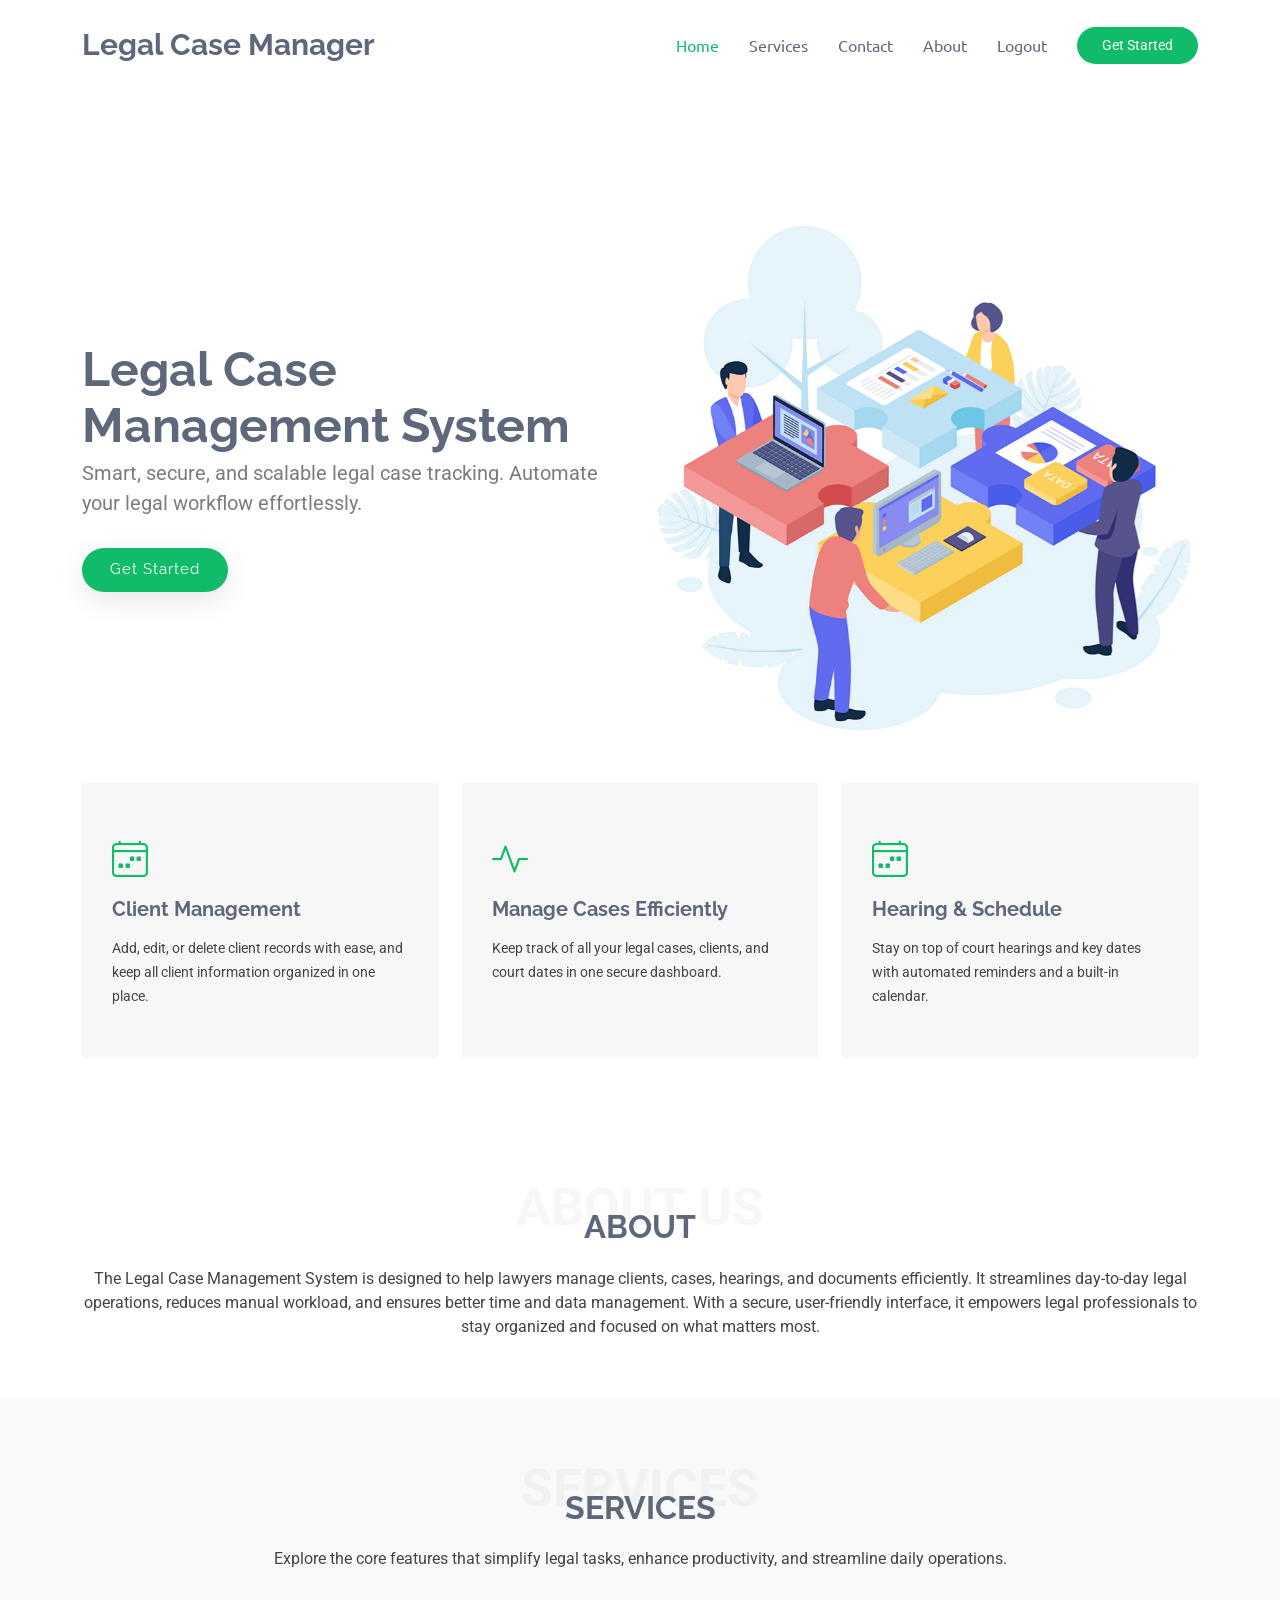
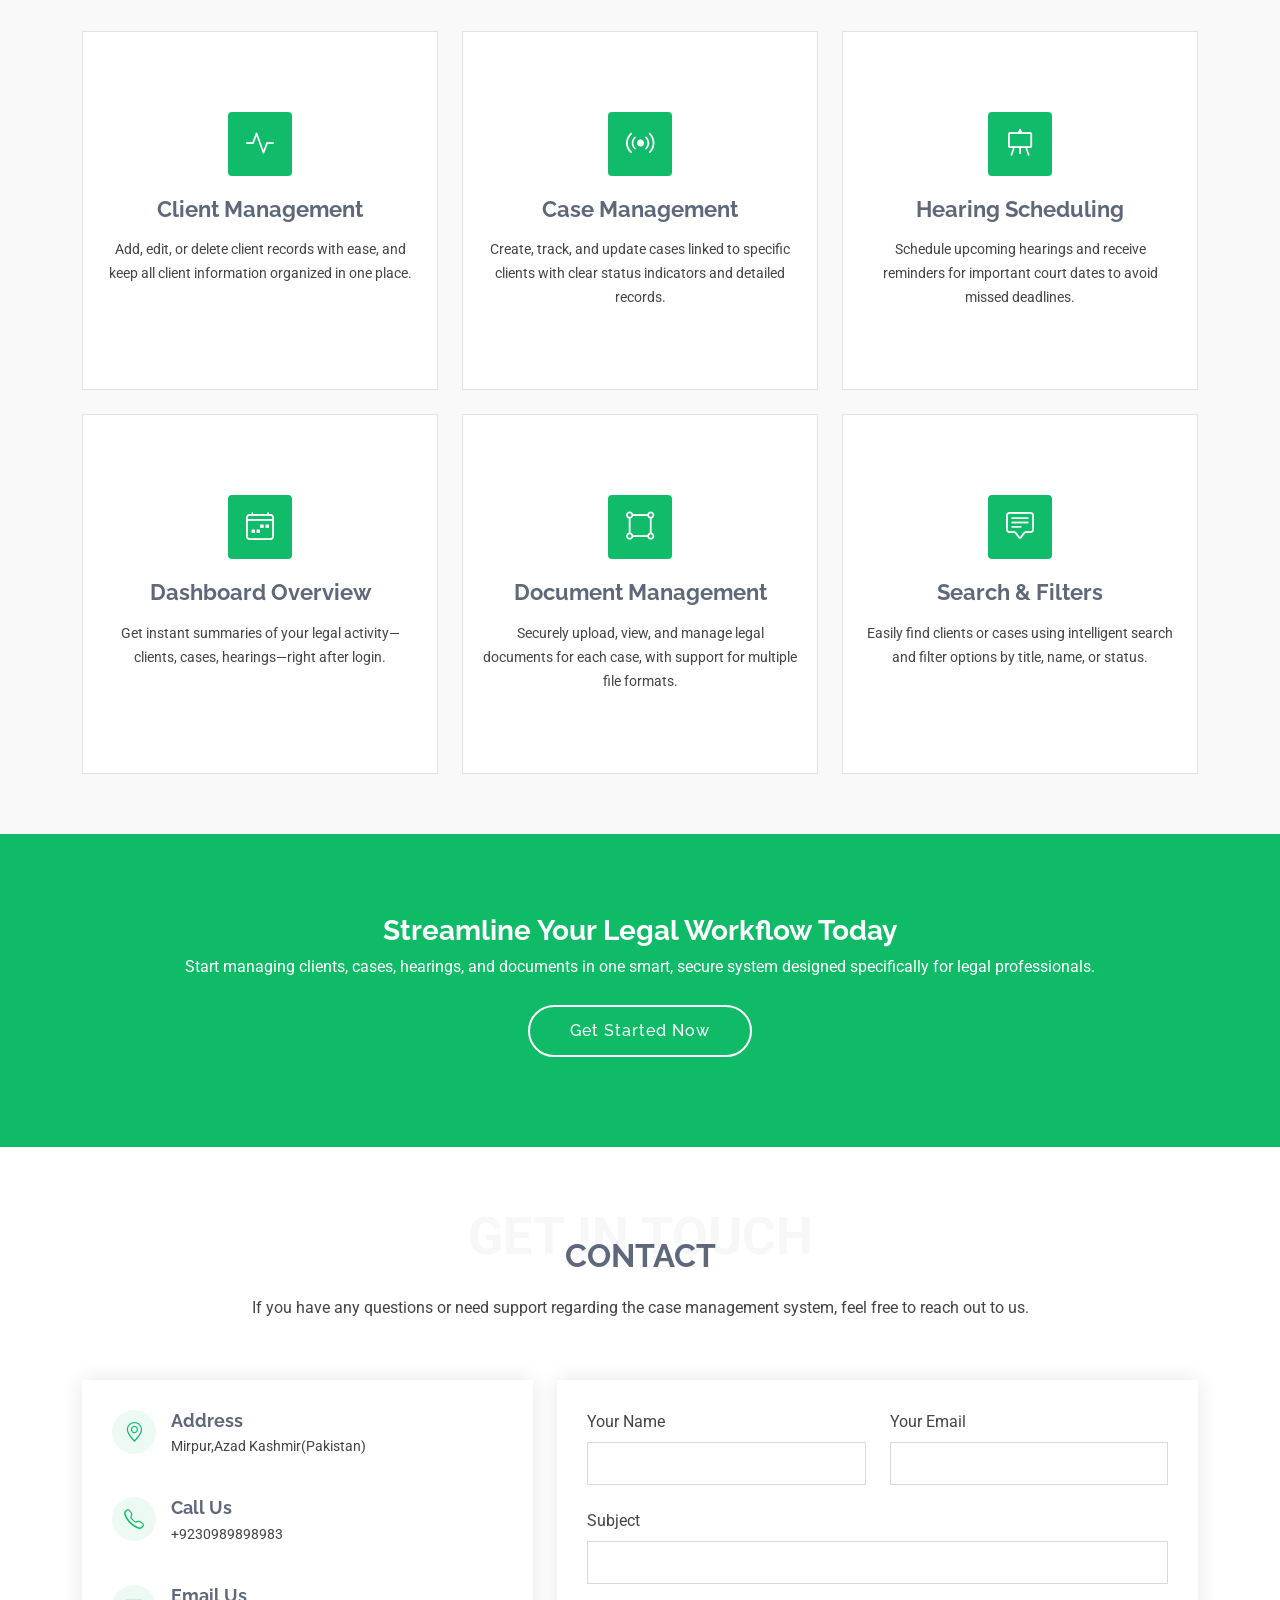
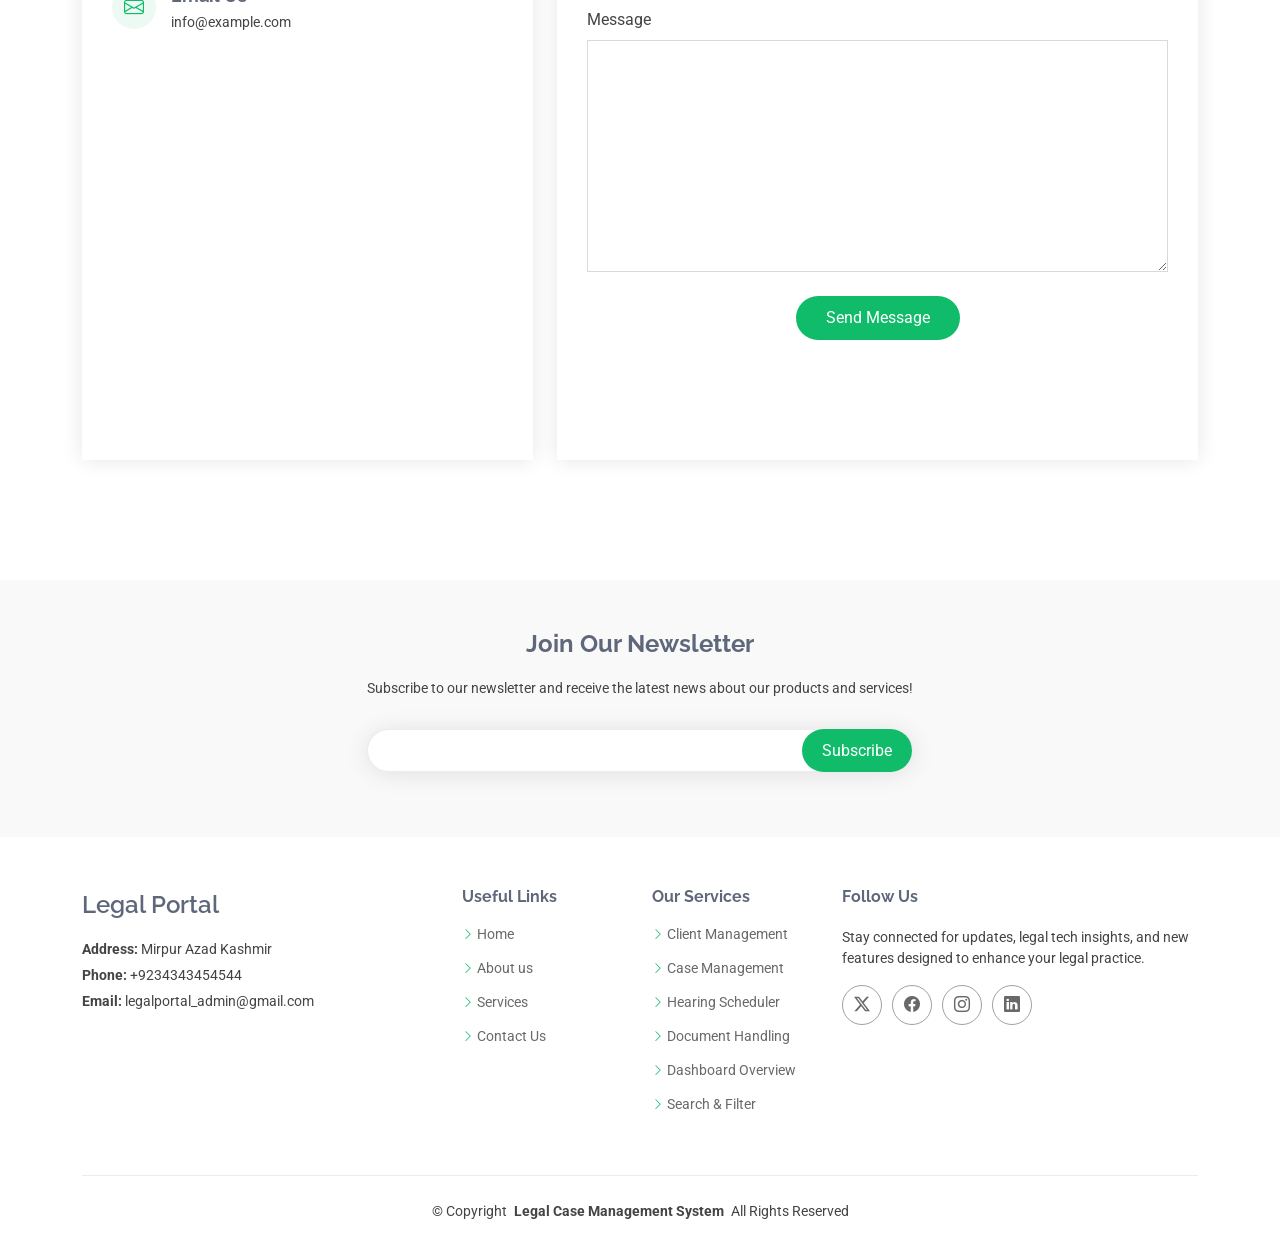
<file: index.html>
<!DOCTYPE html>
<html lang="en">

<head>
  <meta charset="utf-8">
  <meta content="width=device-width, initial-scale=1.0" name="viewport">
  <title>Index - Legal Case Manager</title>
  <meta name="description" content="">
  <meta name="keywords" content="">

  <!-- Favicons -->
  <link href="assets/img/favicon.png" rel="icon">
  <link href="assets/img/apple-touch-icon.png" rel="apple-touch-icon">

  <!-- Fonts -->
  <link href="https://fonts.googleapis.com" rel="preconnect">
  <link href="https://fonts.gstatic.com" rel="preconnect" crossorigin>
  <link href="https://fonts.googleapis.com/css2?family=Roboto:ital,wght@0,100;0,300;0,400;0,500;0,700;0,900;1,100;1,300;1,400;1,500;1,700;1,900&family=Raleway:ital,wght@0,100;0,200;0,300;0,400;0,500;0,600;0,700;0,800;0,900;1,100;1,200;1,300;1,400;1,500;1,600;1,700;1,800;1,900&family=Ubuntu:ital,wght@0,300;0,400;0,500;0,700;1,300;1,400;1,500;1,700&display=swap" rel="stylesheet">

  <!-- Vendor CSS Files -->
  <link href="assets/vendor/bootstrap/css/bootstrap.min.css" rel="stylesheet">
  <link href="assets/vendor/bootstrap-icons/bootstrap-icons.css" rel="stylesheet">
  <link href="assets/vendor/aos/aos.css" rel="stylesheet">
  <link href="assets/vendor/glightbox/css/glightbox.min.css" rel="stylesheet">
  <link href="assets/vendor/swiper/swiper-bundle.min.css" rel="stylesheet">

  <!-- Main CSS File -->
  <link rel="stylesheet" href="assets/css/main.css">


  <!-- =======================================================
  * Template Name: eNno
  * Template URL: https://bootstrapmade.com/enno-free-simple-bootstrap-template/
  * Updated: Aug 07 2024 with Bootstrap v5.3.3
  * Author: BootstrapMade.com
  * License: https://bootstrapmade.com/license/
  ======================================================== -->
</head>

<body class="index-page">

  <header id="header" class="header d-flex align-items-center sticky-top">
    <div class="container-fluid container-xl position-relative d-flex align-items-center">

      <a href="index.html" class="logo d-flex align-items-center me-auto">
        <!-- Uncomment the line below if you also wish to use an image logo -->
        <!-- <img src="assets/img/logo.png" alt=""> -->
        <h1 class="sitename">Legal Case Manager</h1>
      </a>

    <nav id="navmenu" class="navmenu">
  <ul>
    <li><a href="/legal_portal/index.html" class="active">Home</a></li>
    <li><a href="services.php">Services</a></li>
    <li><a href="contact.php">Contact</a></li>
     <li><a href="about.php">About</a></li>
    <li><a href="logout.php">Logout</a></li>
  </ul>
  <i class="mobile-nav-toggle d-xl-none bi bi-list"></i>
</nav>

<a class="btn-getstarted" href="dashboard.php">Get Started</a>



  </header>

  <main class="main">

    <!-- Hero Section -->
    <section id="hero" class="hero section">

      <div class="container">
        <div class="row gy-4">
          <div class="col-lg-6 order-2 order-lg-1 d-flex flex-column justify-content-center" data-aos="fade-up">
            <h1>Legal Case Management System</h1>
            <p>Smart, secure, and scalable legal case tracking.
              Automate your legal workflow effortlessly.</p>
            <div class="d-flex">
              <a href="dashboard.php" class="btn-get-started">Get Started</a>
            
            </div>
          </div>
          <div class="col-lg-6 order-1 order-lg-2 hero-img" data-aos="zoom-out" data-aos-delay="100">
            <img src="assets/img/hero-img.png" class="img-fluid animated" alt="">
          </div>
        </div>
      </div>

    </section><!-- /Hero Section -->

    <!-- Featured Services Section -->
    <section id="featured-services" class="featured-services section">

      <div class="container">

        <div class="row gy-4">

             <div class="col-lg-4 col-md-6" data-aos="fade-up" data-aos-delay="300">
            <div class="service-item position-relative">
          <div class="icon"><i class="bi bi-calendar4-week icon"></i></div>
           <h4><a href="add_client_form.php" class="stretched-link">Client Management</a></h4>
           <p>Add, edit, or delete client records with ease, and keep all client information organized in one place.</p>
            </div>
          </div><!-- End Service Item -->

          <div class="col-lg-4 d-flex" data-aos="fade-up" data-aos-delay="100">
            <div class="service-item position-relative">
              <div class="icon"><i class="bi bi-activity icon"></i></div>
              <h4><a href="manage_cases.php" class="stretched-link">Manage Cases Efficiently</a></h4>
              <p> Keep track of all your legal cases, clients, and court dates in one secure dashboard.</p>
            </div>
          </div><!-- End Service Item -->

          

          <div class="col-lg-4 d-flex" data-aos="fade-up" data-aos-delay="300">
            <div class="service-item position-relative">
              <div class="icon"><i class="bi bi-calendar4-week icon"></i></div>
              <h4><a href="add_hearing_form.php" class="stretched-link">Hearing & Schedule  </a></h4>
              <p>Stay on top of court hearings and key dates with automated reminders and a built-in calendar.</p>
            </div>
          </div><!-- End Service Item -->

        </div>

      </div>

    </section><!-- /Featured Services Section -->

    <!-- About Section -->
    <section id="about" class="about section">

      <!-- Section Title -->
      <div class="container section-title" data-aos="fade-up">
        <span>About Us<br></span>
        <h2>About</h2>
        <p>
          The Legal Case Management System is designed to help lawyers manage clients, cases, hearings, and documents efficiently. 
          It streamlines day-to-day legal operations, reduces manual workload, and ensures better time and data management. 
          With a secure, user-friendly interface, it empowers legal professionals to stay organized and focused on what matters most.
        </p>
        
      </div><!-- End Section Title -->


    <!-- Services Section -->
    <section id="services" class="services section light-background">

      <!-- Section Title -->
      <div class="container section-title" data-aos="fade-up">
        <span>Services</span>
        <h2>Services</h2>
        <p>Explore the core features that simplify legal tasks, enhance productivity, and streamline daily operations.</p>
      </div><!-- End Section Title -->

      <div class="container">

        <div class="row gy-4">

          <div class="col-lg-4 col-md-6" data-aos="fade-up" data-aos-delay="100">
            <div class="service-item position-relative">
              <div class="icon">
                <i class="bi bi-activity"></i>
              </div>
              <a href="add_client_form.php" class="stretched-link">
                <h3>Client Management</h3>
              </a>
              <p>Add, edit, or delete client records with ease, and keep all client information organized in one place.</p>
            </div>
          </div><!-- End Service Item -->

          <div class="col-lg-4 col-md-6" data-aos="fade-up" data-aos-delay="200">
            <div class="service-item position-relative">
              <div class="icon">
                <i class="bi bi-broadcast"></i>
              </div>
              <a href="manage_cases.php" class="stretched-link">
                <h3>Case Management</h3>
              </a>
              <p>Create, track, and update cases linked to specific clients with clear status indicators and detailed records.</p>
            </div>
          </div><!-- End Service Item -->

          <div class="col-lg-4 col-md-6" data-aos="fade-up" data-aos-delay="300">
            <div class="service-item position-relative">
              <div class="icon">
                <i class="bi bi-easel"></i>
              </div>
              <a href="add_hearing_form.php" class="stretched-link">
                <h3>Hearing Scheduling</h3>
              </a>
              <p>Schedule upcoming hearings and receive reminders for important court dates to avoid missed deadlines.</p>
            </div>
          </div><!-- End Service Item -->

            <div class="col-lg-4 col-md-6" data-aos="fade-up" data-aos-delay="500">
            <div class="service-item position-relative">
              <div class="icon">
                <i class="bi bi-calendar4-week"></i>
              </div>
              <a href="dashboard.php" class="stretched-link">
                <h3> Dashboard Overview</h3>
              </a>
              <p>Get instant summaries of your legal activity—clients, cases, hearings—right after login.</p>
              <a href="dashboard.php" class="stretched-link"></a>
            </div>
          </div><!-- End Service Item -->

          <div class="col-lg-4 col-md-6" data-aos="fade-up" data-aos-delay="400">
            <div class="service-item position-relative">
              <div class="icon">
                <i class="bi bi-bounding-box-circles"></i>
              </div>
              <a href="service-details.html" class="stretched-link">
                <h3>Document Management</h3>
              </a>
              <p>Securely upload, view, and manage legal documents for each case, with support for multiple file formats.</p>
              <a href="upload_form.php" class="stretched-link"></a>
            </div>
          </div><!-- End Service Item -->

        

          <div class="col-lg-4 col-md-6" data-aos="fade-up" data-aos-delay="600">
            <div class="service-item position-relative">
              <div class="icon">
                <i class="bi bi-chat-square-text"></i>
              </div>
              <a href="service-details.html" class="stretched-link">
                <h3> Search & Filters</h3>
              </a>
              <p>Easily find clients or cases using intelligent search and filter options by title, name, or status.</p>
              <a href="search_cases.php" class="stretched-link"></a>
            </div>
          </div><!-- End Service Item -->

        </div>

      </div>

    </section><!-- /Services Section -->

    

       

        


        

        </div>

      </div>


    <!-- Call To Action Section -->
    <section id="call-to-action" class="call-to-action section accent-background">
      <div class="container">
        <div class="row justify-content-center" data-aos="zoom-in" data-aos-delay="100">
          <div class="col-xl-10">
            <div class="text-center">
              <h3>Streamline Your Legal Workflow Today</h3>
              <p>Start managing clients, cases, hearings, and documents in one smart, secure system designed specifically for legal professionals.</p>
              <a class="cta-btn" href="dashboard.php">Get Started Now</a>
            </div>
          </div>
        </div>
      </div>
    </section><!-- /Call To Action Section -->
    

   
    <!-- Contact Section -->
    <section id="contact" class="contact section">

      <!-- Section Title -->
      <div class="container section-title" data-aos="fade-up">
        <span>Get in Touch</span>
        <h2>Contact</h2>
        <p>If you have any questions or need support regarding the case management system, feel free to reach out to us.</p>
      </div><!-- End Section Title -->
      

      <div class="container" data-aos="fade-up" data-aos-delay="100">

        <div class="row gy-4">

          <div class="col-lg-5">

            <div class="info-wrap">
              <div class="info-item d-flex" data-aos="fade-up" data-aos-delay="200">
                <i class="bi bi-geo-alt flex-shrink-0"></i>
                <div>
                  <h3>Address</h3>
                  <p>Mirpur,Azad Kashmir(Pakistan)</p>
                </div>
              </div><!-- End Info Item -->

              <div class="info-item d-flex" data-aos="fade-up" data-aos-delay="300">
                <i class="bi bi-telephone flex-shrink-0"></i>
                <div>
                  <h3>Call Us</h3>
                  <p>+9230989898983</p>
                </div>
              </div><!-- End Info Item -->

              <div class="info-item d-flex" data-aos="fade-up" data-aos-delay="400">
                <i class="bi bi-envelope flex-shrink-0"></i>
                <div>
                  <h3>Email Us</h3>
                  <p>info@example.com</p>
                </div>
              </div><!-- End Info Item -->

              <iframe src="https://www.google.com/maps/embed?pb=!1m18!1m12!1m3!1d53448.20783111786!2d73.7006222298884!3d33.14815688308642!2m3!1f0!2f0!3f0!3m2!1i1024!2i768!4f13.1!3m3!1m2!1s0x391feb8b4d030e19%3A0x4ec2b8053d7b1051!2sNew%20Mirpur%20City!5e0!3m2!1sen!2s!4v1750214734080!5m2!1sen!2s" width="450" height="350" style="border:0;" allowfullscreen="" loading="lazy" referrerpolicy="no-referrer-when-downgrade"></iframe></iframe>
            </div>
          </div>

          <div class="col-lg-7">
            <form action="messages.php" method="post" class="php-email-form" data-aos="fade-up" data-aos-delay="200">
              <div class="row gy-4">

                <div class="col-md-6">
                  <label for="name-field" class="pb-2">Your Name</label>
                  <input type="text" name="name" id="name-field" class="form-control" required="">
                </div>

                <div class="col-md-6">
                  <label for="email-field" class="pb-2">Your Email</label>
                  <input type="email" class="form-control" name="email" id="email-field" required="">
                </div>

                <div class="col-md-12">
                  <label for="subject-field" class="pb-2">Subject</label>
                  <input type="text" class="form-control" name="subject" id="subject-field" required="">
                </div>

                <div class="col-md-12">
                  <label for="message-field" class="pb-2">Message</label>
                  <textarea class="form-control" name="message" rows="10" id="message-field" required=""></textarea>
                </div>

                <div class="col-md-12 text-center">
                  <div class="loading">Loading</div>
                  <div class="error-message"></div>
                  <div class="sent-message">Your message has been sent. Thank you!</div>

                  <button type="submit">Send Message</button>
                </div>

              </div>
            </form>
          </div><!-- End Contact Form -->

        </div>

      </div>

    </section><!-- /Contact Section -->

  </main>

  <footer id="footer" class="footer">

    <div class="footer-newsletter">
      <div class="container">
        <div class="row justify-content-center text-center">
          <div class="col-lg-6">
            <h4>Join Our Newsletter</h4>
            <p>Subscribe to our newsletter and receive the latest news about our products and services!</p>
            <form action="subscribe.php" method="post" class="php-email-form">
              <div class="newsletter-form"><input type="email" name="email"><input type="submit" value="Subscribe"></div>
              <div class="loading">Loading</div>
              <div class="error-message"></div>
              <div class="sent-message">Your subscription request has been sent. Thank you!</div>
            </form>
          </div>
        </div>
      </div>
    </div>

    <div class="container footer-top">
      <div class="row gy-4">
        <div class="col-lg-4 col-md-6 footer-about">
          <a href="index.html" class="d-flex align-items-center">
            <span class="sitename">Legal Portal</span>
          </a>
          <div class="footer-contact pt-3">
            <p><strong>Address:</strong> <span>Mirpur Azad Kashmir</span></p>
            <p><strong>Phone:</strong> <span>+9234343454544</span></p>
            <p><strong>Email:</strong> <span>legalportal_admin@gmail.com</span></p>
          </div>
          
        </div>

        <div class="col-lg-2 col-md-3 footer-links">
          <h4>Useful Links</h4>
          <ul>
            <li><i class="bi bi-chevron-right"></i> <a href="#">Home</a></li>
            <li><i class="bi bi-chevron-right"></i> <a href="#">About us</a></li>
            <li><i class="bi bi-chevron-right"></i> <a href="#">Services</a></li>
            <li><i class="bi bi-chevron-right"></i> <a href="contact.php">Contact Us</a></li>
          </ul>
        </div>

        <div class="col-lg-2 col-md-3 footer-links">
          <h4>Our Services</h4>
        <ul>
          <li><i class="bi bi-chevron-right"></i> <a href="add_client_form.php">Client Management</a></li>
          <li><i class="bi bi-chevron-right"></i> <a href="manage_cases.php">Case Management</a></li>
          <li><i class="bi bi-chevron-right"></i> <a href="add_hearing_form.php">Hearing Scheduler</a></li>
          <li><i class="bi bi-chevron-right"></i> <a href="upload_Form.php">Document Handling</a></li>
          <li><i class="bi bi-chevron-right"></i> <a href="dashboard.php">Dashboard Overview</a></li>
          <li><i class="bi bi-chevron-right"></i> <a href="search_cases.php">Search & Filter</a></li>
        </ul>
          
        </div>

        <div class="col-lg-4 col-md-12">
          <h4>Follow Us</h4>
          <p>Stay connected for updates, legal tech insights, and new features designed to enhance your legal practice.</p>
          <div class="social-links d-flex">
            <a href="#"><i class="bi bi-twitter-x"></i></a>
            <a href="#"><i class="bi bi-facebook"></i></a>
            <a href="#"><i class="bi bi-instagram"></i></a>
            <a href="#"><i class="bi bi-linkedin"></i></a>
          </div>
          

      </div>
    </div>

    <div class="container copyright text-center mt-4">
      <p>© <span>Copyright</span> <strong class="px-1 sitename">Legal Case Management System</strong> <span>All Rights Reserved</span></p>
    </div>
    
  </footer>

  <!-- Scroll Top -->
  <a href="#" id="scroll-top" class="scroll-top d-flex align-items-center justify-content-center"><i class="bi bi-arrow-up-short"></i></a>

  <!-- Preloader -->
  <div id="preloader"></div>

  <!-- Vendor JS Files -->
  <script src="assets/vendor/bootstrap/js/bootstrap.bundle.min.js"></script>
  <script src="assets/vendor/aos/aos.js"></script>
  <script src="assets/vendor/glightbox/js/glightbox.min.js"></script>
  <script src="assets/vendor/purecounter/purecounter_vanilla.js"></script>
  <script src="assets/vendor/imagesloaded/imagesloaded.pkgd.min.js"></script>
  <script src="assets/vendor/isotope-layout/isotope.pkgd.min.js"></script>
  <script src="assets/vendor/swiper/swiper-bundle.min.js"></script>

  <!-- Main JS File -->
  <script src="assets/js/main.js"></script>
<script>
  const params = new URLSearchParams(window.location.search);
  const status = params.get("status");

  if (status === "success") {
    alert("✅ Subscribed successfully!");
  } else if (status === "exists") {
    alert("⚠️ This email is already subscribed.");
  } else if (status === "error") {
    alert("❌ Something went wrong.");
  } else if (status === "empty") {
    alert("⚠️ Please enter an email address.");
  }
</script>


</body>

</html>
</file>
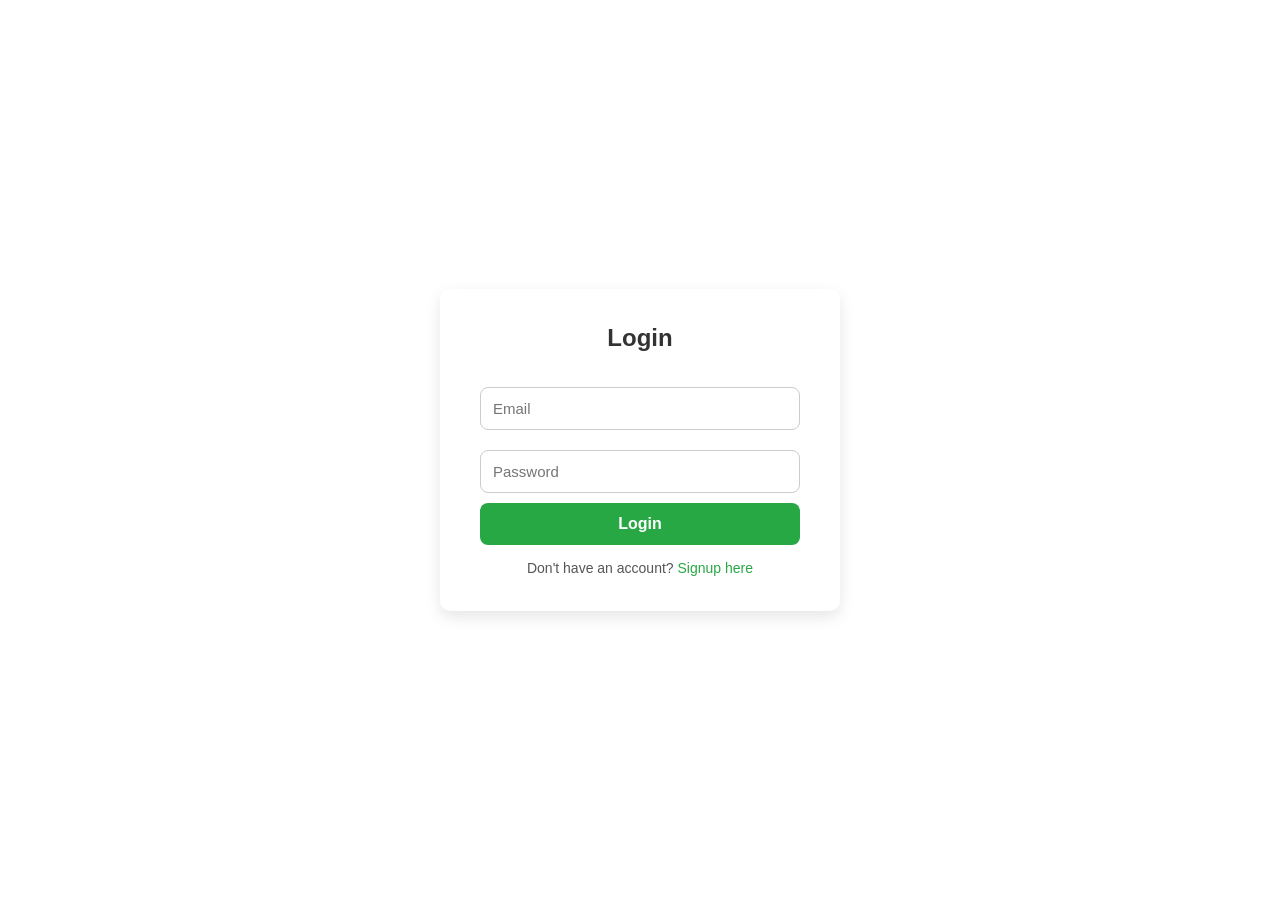
<file: login.html>
<!DOCTYPE html>
<html lang="en">
<head>
  <meta charset="UTF-8">
  <title>Login</title>
  <link rel="stylesheet" href="style.css">


</head>
<body>
  <div class="form-container">
    <h2>Login</h2>
    <form action="login.php" method="POST">
      <input type="email" name="email" placeholder="Email" required>
      <input type="password" name="password" placeholder="Password" required>
      <button type="submit">Login</button>
      <p>Don't have an account? <a href="signup.html">Signup here</a></p>
    </form>
  </div>
</body>
</html>
</file>
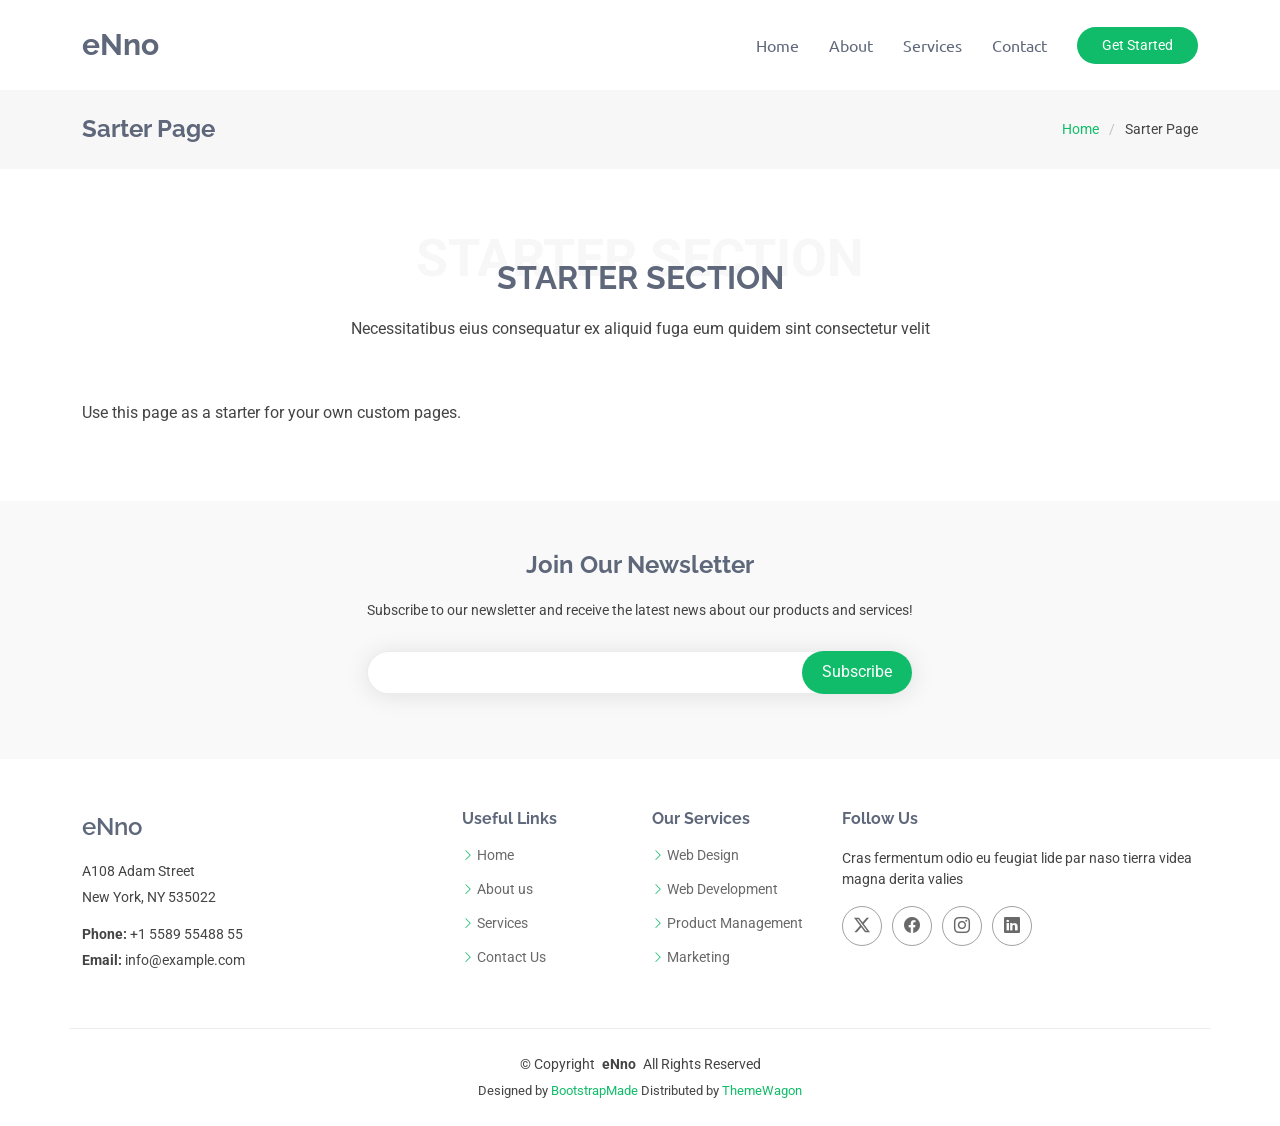
<file: sarter-page.html>
<!DOCTYPE html>
<html lang="en">

<head>
  <meta charset="utf-8">
  <meta content="width=device-width, initial-scale=1.0" name="viewport">
  <title>Sarter Page - eNno Bootstrap Template</title>
  <meta name="description" content="">
  <meta name="keywords" content="">

  <!-- Favicons -->
  <link href="assets/img/favicon.png" rel="icon">
  <link href="assets/img/apple-touch-icon.png" rel="apple-touch-icon">

  <!-- Fonts -->
  <link href="https://fonts.googleapis.com" rel="preconnect">
  <link href="https://fonts.gstatic.com" rel="preconnect" crossorigin>
  <link href="https://fonts.googleapis.com/css2?family=Roboto:ital,wght@0,100;0,300;0,400;0,500;0,700;0,900;1,100;1,300;1,400;1,500;1,700;1,900&family=Raleway:ital,wght@0,100;0,200;0,300;0,400;0,500;0,600;0,700;0,800;0,900;1,100;1,200;1,300;1,400;1,500;1,600;1,700;1,800;1,900&family=Ubuntu:ital,wght@0,300;0,400;0,500;0,700;1,300;1,400;1,500;1,700&display=swap" rel="stylesheet">

  <!-- Vendor CSS Files -->
  <link href="assets/vendor/bootstrap/css/bootstrap.min.css" rel="stylesheet">
  <link href="assets/vendor/bootstrap-icons/bootstrap-icons.css" rel="stylesheet">
  <link href="assets/vendor/aos/aos.css" rel="stylesheet">
  <link href="assets/vendor/glightbox/css/glightbox.min.css" rel="stylesheet">
  <link href="assets/vendor/swiper/swiper-bundle.min.css" rel="stylesheet">

  <!-- Main CSS File -->
  <link href="assets/css/main.css" rel="stylesheet">

  <!-- =======================================================
  * Template Name: eNno
  * Template URL: https://bootstrapmade.com/enno-free-simple-bootstrap-template/
  * Updated: Aug 07 2024 with Bootstrap v5.3.3
  * Author: BootstrapMade.com
  * License: https://bootstrapmade.com/license/
  ======================================================== -->
</head>

<body class="sarter-page-page">

  <header id="header" class="header d-flex align-items-center sticky-top">
    <div class="container-fluid container-xl position-relative d-flex align-items-center">

      <a href="index.html" class="logo d-flex align-items-center me-auto">
        <!-- Uncomment the line below if you also wish to use an image logo -->
        <!-- <img src="assets/img/logo.png" alt=""> -->
        <h1 class="sitename">eNno</h1>
      </a>

      <nav id="navmenu" class="navmenu">
        <ul>
          <li><a href="index.html">Home</a></li>
          <li><a href="about.php">About</a></li>
          <li><a href="services.php">Services</a></li>
          <li><a href="contact.php">Contact</a></li>
        </ul>
        <i class="mobile-nav-toggle d-xl-none bi bi-list"></i>
      </nav>

<a class="btn-getstarted" href="dashboard.php">Get Started</a>

    </div>
  </header>

  <main class="main">

    <!-- Page Title -->
    <div class="page-title">
      <div class="container d-lg-flex justify-content-between align-items-center">
        <h1 class="mb-2 mb-lg-0">Sarter Page</h1>
        <nav class="breadcrumbs">
          <ol>
            <li><a href="index.html">Home</a></li>
            <li class="current">Sarter Page</li>
          </ol>
        </nav>
      </div>
    </div><!-- End Page Title -->

    <!-- Starter Section Section -->
    <section id="starter-section" class="starter-section section">

      <!-- Section Title -->
      <div class="container section-title" data-aos="fade-up">
        <span>Starter Section</span>
        <h2>Starter Section</h2>
        <p>Necessitatibus eius consequatur ex aliquid fuga eum quidem sint consectetur velit</p>
      </div><!-- End Section Title -->

      <div class="container" data-aos="fade-up">
        <p>Use this page as a starter for your own custom pages.</p>
      </div>

    </section><!-- /Starter Section Section -->

  </main>

  <footer id="footer" class="footer">

    <div class="footer-newsletter">
      <div class="container">
        <div class="row justify-content-center text-center">
          <div class="col-lg-6">
            <h4>Join Our Newsletter</h4>
            <p>Subscribe to our newsletter and receive the latest news about our products and services!</p>
            <form action="forms/newsletter.php" method="post" class="php-email-form">
              <div class="newsletter-form"><input type="email" name="email"><input type="submit" value="Subscribe"></div>
              <div class="loading">Loading</div>
              <div class="error-message"></div>
              <div class="sent-message">Your subscription request has been sent. Thank you!</div>
            </form>
          </div>
        </div>
      </div>
    </div>

    <div class="container footer-top">
      <div class="row gy-4">
        <div class="col-lg-4 col-md-6 footer-about">
          <a href="index.html" class="d-flex align-items-center">
            <span class="sitename">eNno</span>
          </a>
          <div class="footer-contact pt-3">
            <p>A108 Adam Street</p>
            <p>New York, NY 535022</p>
            <p class="mt-3"><strong>Phone:</strong> <span>+1 5589 55488 55</span></p>
            <p><strong>Email:</strong> <span>info@example.com</span></p>
          </div>
        </div>

        <div class="col-lg-2 col-md-3 footer-links">
          <h4>Useful Links</h4>
          <ul>
            <li><i class="bi bi-chevron-right"></i> <a href="#">Home</a></li>
            <li><i class="bi bi-chevron-right"></i> <a href="#">About us</a></li>
            <li><i class="bi bi-chevron-right"></i> <a href="#">Services</a></li>
            <li><i class="bi bi-chevron-right"></i> <a href="contact.php">Contact Us</a></li>
          </ul>
        </div>

        <div class="col-lg-2 col-md-3 footer-links">
          <h4>Our Services</h4>
          <ul>
            <li><i class="bi bi-chevron-right"></i> <a href="#">Web Design</a></li>
            <li><i class="bi bi-chevron-right"></i> <a href="#">Web Development</a></li>
            <li><i class="bi bi-chevron-right"></i> <a href="#">Product Management</a></li>
            <li><i class="bi bi-chevron-right"></i> <a href="#">Marketing</a></li>
          </ul>
        </div>

        <div class="col-lg-4 col-md-12">
          <h4>Follow Us</h4>
          <p>Cras fermentum odio eu feugiat lide par naso tierra videa magna derita valies</p>
          <div class="social-links d-flex">
            <a href=""><i class="bi bi-twitter-x"></i></a>
            <a href=""><i class="bi bi-facebook"></i></a>
            <a href=""><i class="bi bi-instagram"></i></a>
            <a href=""><i class="bi bi-linkedin"></i></a>
          </div>
        </div>

      </div>
    </div>

    <div class="container copyright text-center mt-4">
      <p>© <span>Copyright</span> <strong class="px-1 sitename">eNno</strong> <span>All Rights Reserved</span></p>
      <div class="credits">
        <!-- All the links in the footer should remain intact. -->
        <!-- You can delete the links only if you've purchased the pro version. -->
        <!-- Licensing information: https://bootstrapmade.com/license/ -->
        <!-- Purchase the pro version with working PHP/AJAX contact form: [buy-url] -->
        Designed by <a href="https://bootstrapmade.com/">BootstrapMade</a> Distributed by <a href=“https://themewagon.com>ThemeWagon
      </div>
    </div>

  </footer>

  <!-- Scroll Top -->
  <a href="#" id="scroll-top" class="scroll-top d-flex align-items-center justify-content-center"><i class="bi bi-arrow-up-short"></i></a>

  <!-- Preloader -->
  <div id="preloader"></div>

  <!-- Vendor JS Files -->
  <script src="assets/vendor/bootstrap/js/bootstrap.bundle.min.js"></script>
  <script src="assets/vendor/php-email-form/validate.js"></script>
  <script src="assets/vendor/aos/aos.js"></script>
  <script src="assets/vendor/glightbox/js/glightbox.min.js"></script>
  <script src="assets/vendor/purecounter/purecounter_vanilla.js"></script>
  <script src="assets/vendor/imagesloaded/imagesloaded.pkgd.min.js"></script>
  <script src="assets/vendor/isotope-layout/isotope.pkgd.min.js"></script>
  <script src="assets/vendor/swiper/swiper-bundle.min.js"></script>

  <!-- Main JS File -->
  <script src="assets/js/main.js"></script>

</body>

</html>
</file>
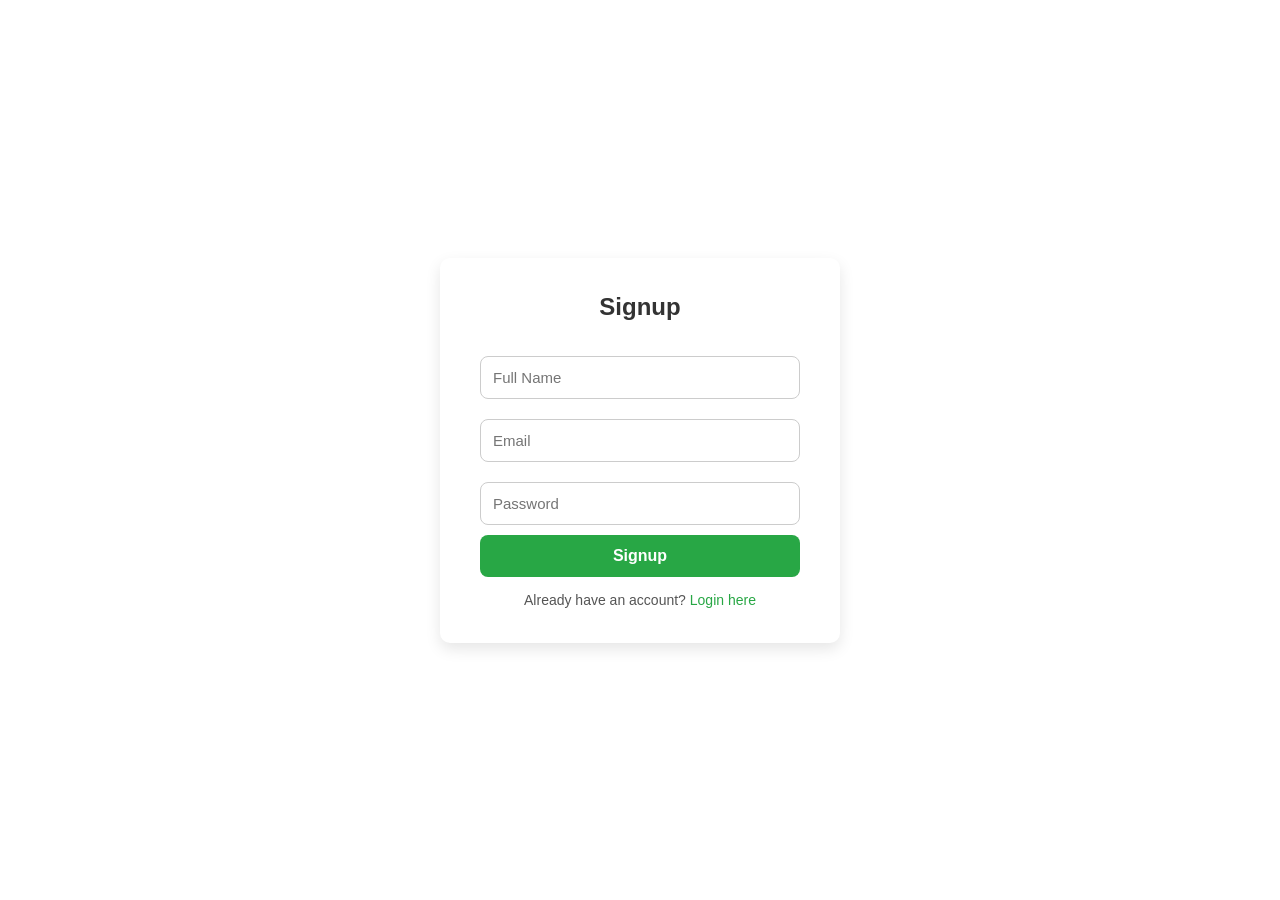
<file: signup.html>
<!DOCTYPE html>
<html lang="en">
<head>
  <meta charset="UTF-8">
  <title>Signup</title>
  <link rel="stylesheet" href="style.css">
</head>
<body>
  <div class="form-container">
    <h2>Signup</h2>
    <form action="signup.php" method="POST">
      <input type="text" name="name" placeholder="Full Name" required>
      <input type="email" name="email" placeholder="Email" required>
      <input type="password" name="password" placeholder="Password" required>
      <button type="submit">Signup</button>
      <p>Already have an account? <a href="login.html">Login here</a></p>
    </form>
  </div>
</body>
</html>
</file>
<file: style.css>
* {
  margin: 0;
  padding: 0;
  box-sizing: border-box;
  font-family: "Segoe UI", Tahoma, Geneva, Verdana, sans-serif;
}

body {
  background: #ffffff; 
  display: flex;
  align-items: center;
  justify-content: center;
  min-height: 100vh;
}

/* Form container */
.form-container {
  background: #ffffff;
  padding: 35px 40px;
  border-radius: 10px;
  box-shadow: 0 6px 15px rgba(0, 0, 0, 0.1);
  width: 100%;
  max-width: 400px;
  text-align: center;
}

.form-container h2 {
  margin-bottom: 25px;
  color: #333; /* Grey text */
}

.form-container input {
  width: 100%;
  padding: 12px;
  margin: 10px 0;
  border: 1px solid #ccc;
  border-radius: 8px;
  font-size: 15px;
  color: #333;
}

/* Green Button */
.form-container button {
  width: 100%;
  padding: 12px;
  background: #28a745; 
  border: none;
  border-radius: 8px;
  color: white;
  font-size: 16px;
  font-weight: bold;
  cursor: pointer;
  transition: background 0.3s ease;
}

.form-container button:hover {
  background: #218838; 
}

.form-container p {
  margin-top: 15px;
  font-size: 14px;
  color: #555;
}

.form-container a {
  color: #28a745;
  text-decoration: none;
}

.form-container a:hover {
  text-decoration: underline;
}
</file>
<file: assets/css/main.css>
/**
* Template Name: eNno
* Template URL: https://bootstrapmade.com/enno-free-simple-bootstrap-template/
* Updated: Aug 07 2024 with Bootstrap v5.3.3
* Author: BootstrapMade.com
* License: https://bootstrapmade.com/license/
*/

/*--------------------------------------------------------------
# Font & Color Variables
# Help: https://bootstrapmade.com/color-system/
--------------------------------------------------------------*/
/* Fonts */
:root {
  --default-font: "Roboto",  system-ui, -apple-system, "Segoe UI", Roboto, "Helvetica Neue", Arial, "Noto Sans", "Liberation Sans", sans-serif, "Apple Color Emoji", "Segoe UI Emoji", "Segoe UI Symbol", "Noto Color Emoji";
  --heading-font: "Raleway",  sans-serif;
  --nav-font: "Ubuntu",  sans-serif;
}

/* Global Colors - The following color variables are used throughout the website. Updating them here will change the color scheme of the entire website */
:root { 
  --background-color: #ffffff; /* Background color for the entire website, including individual sections */
  --default-color: #444444; /* Default color used for the majority of the text content across the entire website */
  --heading-color: #5f687b; /* Color for headings, subheadings and title throughout the website */
  --accent-color: #10bc69; /* Accent color that represents your brand on the website. It's used for buttons, links, and other elements that need to stand out */
  --surface-color: #ffffff; /* The surface color is used as a background of boxed elements within sections, such as cards, icon boxes, or other elements that require a visual separation from the global background. */
  --contrast-color: #ffffff; /* Contrast color for text, ensuring readability against backgrounds of accent, heading, or default colors. */
}

/* Nav Menu Colors - The following color variables are used specifically for the navigation menu. They are separate from the global colors to allow for more customization options */
:root {
  --nav-color: #5f687b;  /* The default color of the main navmenu links */
  --nav-hover-color: #10bc69; /* Applied to main navmenu links when they are hovered over or active */
  --nav-mobile-background-color: #ffffff; /* Used as the background color for mobile navigation menu */
  --nav-dropdown-background-color: #ffffff; /* Used as the background color for dropdown items that appear when hovering over primary navigation items */
  --nav-dropdown-color: #5f687b; /* Used for navigation links of the dropdown items in the navigation menu. */
  --nav-dropdown-hover-color: #10bc69; /* Similar to --nav-hover-color, this color is applied to dropdown navigation links when they are hovered over. */
}

/* Color Presets - These classes override global colors when applied to any section or element, providing reuse of the sam color scheme. */

.light-background {
  --background-color: #f9f9f9;
  --surface-color: #ffffff;
}

.dark-background {
  --background-color: #060606;
  --default-color: #ffffff;
  --heading-color: #ffffff;
  --surface-color: #252525;
  --contrast-color: #ffffff;
}

.accent-background {
  --background-color: #10bc69;
  --default-color: #ffffff;
  --heading-color: #ffffff;
  --surface-color: #14eb83;
  --contrast-color: #ffffff;
}

/* Smooth scroll */
:root {
  scroll-behavior: smooth;
}

/*--------------------------------------------------------------
# General Styling & Shared Classes
--------------------------------------------------------------*/
body {
  color: var(--default-color);
  background-color: var(--background-color);
  font-family: var(--default-font);
}

a {
  color: var(--accent-color);
  text-decoration: none;
  transition: 0.3s;
}

a:hover {
  color: color-mix(in srgb, var(--accent-color), transparent 25%);
  text-decoration: none;
}

h1,
h2,
h3,
h4,
h5,
h6 {
  color: var(--heading-color);
  font-family: var(--heading-font);
}

/* PHP Email Form Messages
------------------------------*/
.php-email-form .error-message {
  display: none;
  background: #df1529;
  color: #ffffff;
  text-align: left;
  padding: 15px;
  margin-bottom: 24px;
  font-weight: 600;
}

.php-email-form .sent-message {
  display: none;
  color: #ffffff;
  background: #059652;
  text-align: center;
  padding: 15px;
  margin-bottom: 24px;
  font-weight: 600;
}

.php-email-form .loading {
  display: none;
  background: var(--surface-color);
  text-align: center;
  padding: 15px;
  margin-bottom: 24px;
}

.php-email-form .loading:before {
  content: "";
  display: inline-block;
  border-radius: 50%;
  width: 24px;
  height: 24px;
  margin: 0 10px -6px 0;
  border: 3px solid var(--accent-color);
  border-top-color: var(--surface-color);
  animation: php-email-form-loading 1s linear infinite;
}

@keyframes php-email-form-loading {
  0% {
    transform: rotate(0deg);
  }

  100% {
    transform: rotate(360deg);
  }
}

/* Pulsating Play Button
------------------------------*/
.pulsating-play-btn {
  width: 94px;
  height: 94px;
  background: radial-gradient(var(--accent-color) 50%, color-mix(in srgb, var(--accent-color), transparent 75%) 52%);
  border-radius: 50%;
  display: block;
  position: relative;
  overflow: hidden;
}

.pulsating-play-btn:before {
  content: "";
  position: absolute;
  width: 120px;
  height: 120px;
  animation-delay: 0s;
  animation: pulsate-play-btn 2s;
  animation-direction: forwards;
  animation-iteration-count: infinite;
  animation-timing-function: steps;
  opacity: 1;
  border-radius: 50%;
  border: 5px solid color-mix(in srgb, var(--accent-color), transparent 30%);
  top: -15%;
  left: -15%;
  background: rgba(198, 16, 0, 0);
}

.pulsating-play-btn:after {
  content: "";
  position: absolute;
  left: 50%;
  top: 50%;
  transform: translateX(-40%) translateY(-50%);
  width: 0;
  height: 0;
  border-top: 10px solid transparent;
  border-bottom: 10px solid transparent;
  border-left: 15px solid #fff;
  z-index: 100;
  transition: all 400ms cubic-bezier(0.55, 0.055, 0.675, 0.19);
}

.pulsating-play-btn:hover:before {
  content: "";
  position: absolute;
  left: 50%;
  top: 50%;
  transform: translateX(-40%) translateY(-50%);
  width: 0;
  height: 0;
  border: none;
  border-top: 10px solid transparent;
  border-bottom: 10px solid transparent;
  border-left: 15px solid #fff;
  z-index: 200;
  animation: none;
  border-radius: 0;
}

.pulsating-play-btn:hover:after {
  border-left: 15px solid var(--accent-color);
  transform: scale(20);
}

@keyframes pulsate-play-btn {
  0% {
    transform: scale(0.6, 0.6);
    opacity: 1;
  }

  100% {
    transform: scale(1, 1);
    opacity: 0;
  }
}

/*--------------------------------------------------------------
# Global Header
--------------------------------------------------------------*/
.header {
  color: var(--default-color);
  background-color: var(--background-color);
  padding: 15px 0;
  transition: all 0.5s;
  z-index: 997;
}

.header .logo {
  line-height: 1;
}

.header .logo img {
  max-height: 36px;
  margin-right: 8px;
}

.header .logo h1 {
  font-size: 30px;
  margin: 0;
  font-weight: 700;
  color: var(--heading-color);
}

.header .btn-getstarted,
.header .btn-getstarted:focus {
  color: var(--contrast-color);
  background: var(--accent-color);
  font-size: 14px;
  padding: 8px 25px;
  margin: 0 0 0 30px;
  border-radius: 50px;
  transition: 0.3s;
}

.header .btn-getstarted:hover,
.header .btn-getstarted:focus:hover {
  color: var(--contrast-color);
  background: color-mix(in srgb, var(--accent-color), transparent 15%);
}

@media (max-width: 1200px) {
  .header .logo {
    order: 1;
  }

  .header .btn-getstarted {
    order: 2;
    margin: 0 15px 0 0;
    padding: 6px 15px;
  }

  .header .navmenu {
    order: 3;
  }
}

.scrolled .header {
  box-shadow: 0px 0 18px rgba(0, 0, 0, 0.1);
}

/*--------------------------------------------------------------
# Navigation Menu
--------------------------------------------------------------*/
/* Navmenu - Desktop */
@media (min-width: 1200px) {
  .navmenu {
    padding: 0;
  }

  .navmenu ul {
    margin: 0;
    padding: 0;
    display: flex;
    list-style: none;
    align-items: center;
  }

  .navmenu li {
    position: relative;
  }

  .navmenu a,
  .navmenu a:focus {
    color: var(--nav-color);
    padding: 18px 15px;
    font-size: 16px;
    font-family: var(--nav-font);
    font-weight: 400;
    display: flex;
    align-items: center;
    justify-content: space-between;
    white-space: nowrap;
    transition: 0.3s;
  }

  .navmenu a i,
  .navmenu a:focus i {
    font-size: 12px;
    line-height: 0;
    margin-left: 5px;
    transition: 0.3s;
  }

  .navmenu li:last-child a {
    padding-right: 0;
  }

  .navmenu li:hover>a,
  .navmenu .active,
  .navmenu .active:focus {
    color: var(--nav-hover-color);
  }

  .navmenu .dropdown ul {
    margin: 0;
    padding: 10px 0;
    background: var(--nav-dropdown-background-color);
    display: block;
    position: absolute;
    visibility: hidden;
    left: 14px;
    top: 130%;
    opacity: 0;
    transition: 0.3s;
    border-radius: 4px;
    z-index: 99;
    box-shadow: 0px 0px 30px rgba(0, 0, 0, 0.1);
  }

  .navmenu .dropdown ul li {
    min-width: 200px;
  }

  .navmenu .dropdown ul a {
    padding: 10px 20px;
    font-size: 15px;
    text-transform: none;
    color: var(--nav-dropdown-color);
  }

  .navmenu .dropdown ul a i {
    font-size: 12px;
  }

  .navmenu .dropdown ul a:hover,
  .navmenu .dropdown ul .active:hover,
  .navmenu .dropdown ul li:hover>a {
    color: var(--nav-dropdown-hover-color);
  }

  .navmenu .dropdown:hover>ul {
    opacity: 1;
    top: 100%;
    visibility: visible;
  }

  .navmenu .dropdown .dropdown ul {
    top: 0;
    left: -90%;
    visibility: hidden;
  }

  .navmenu .dropdown .dropdown:hover>ul {
    opacity: 1;
    top: 0;
    left: -100%;
    visibility: visible;
  }
}

/* Navmenu - Mobile */
@media (max-width: 1199px) {
  .mobile-nav-toggle {
    color: var(--nav-color);
    font-size: 28px;
    line-height: 0;
    margin-right: 10px;
    cursor: pointer;
    transition: color 0.3s;
  }

  .navmenu {
    padding: 0;
    z-index: 9997;
  }

  .navmenu ul {
    display: none;
    list-style: none;
    position: absolute;
    inset: 60px 20px 20px 20px;
    padding: 10px 0;
    margin: 0;
    border-radius: 6px;
    background-color: var(--nav-mobile-background-color);
    overflow-y: auto;
    transition: 0.3s;
    z-index: 9998;
    box-shadow: 0px 0px 30px rgba(0, 0, 0, 0.1);
  }

  .navmenu a,
  .navmenu a:focus {
    color: var(--nav-dropdown-color);
    padding: 10px 20px;
    font-family: var(--nav-font);
    font-size: 17px;
    font-weight: 500;
    display: flex;
    align-items: center;
    justify-content: space-between;
    white-space: nowrap;
    transition: 0.3s;
  }

  .navmenu a i,
  .navmenu a:focus i {
    font-size: 12px;
    line-height: 0;
    margin-left: 5px;
    width: 30px;
    height: 30px;
    display: flex;
    align-items: center;
    justify-content: center;
    border-radius: 50%;
    transition: 0.3s;
    background-color: color-mix(in srgb, var(--accent-color), transparent 90%);
  }

  .navmenu a i:hover,
  .navmenu a:focus i:hover {
    background-color: var(--accent-color);
    color: var(--contrast-color);
  }

  .navmenu a:hover,
  .navmenu .active,
  .navmenu .active:focus {
    color: var(--nav-dropdown-hover-color);
  }

  .navmenu .active i,
  .navmenu .active:focus i {
    background-color: var(--accent-color);
    color: var(--contrast-color);
    transform: rotate(180deg);
  }

  .navmenu .dropdown ul {
    position: static;
    display: none;
    z-index: 99;
    padding: 10px 0;
    margin: 10px 20px;
    background-color: var(--nav-dropdown-background-color);
    border: 1px solid color-mix(in srgb, var(--default-color), transparent 90%);
    box-shadow: none;
    transition: all 0.5s ease-in-out;
  }

  .navmenu .dropdown ul ul {
    background-color: rgba(33, 37, 41, 0.1);
  }

  .navmenu .dropdown>.dropdown-active {
    display: block;
    background-color: rgba(33, 37, 41, 0.03);
  }

  .mobile-nav-active {
    overflow: hidden;
  }

  .mobile-nav-active .mobile-nav-toggle {
    color: #fff;
    position: absolute;
    font-size: 32px;
    top: 15px;
    right: 15px;
    margin-right: 0;
    z-index: 9999;
  }

  .mobile-nav-active .navmenu {
    position: fixed;
    overflow: hidden;
    inset: 0;
    background: rgba(33, 37, 41, 0.8);
    transition: 0.3s;
  }

  .mobile-nav-active .navmenu>ul {
    display: block;
  }
}

/*--------------------------------------------------------------
# Global Footer
--------------------------------------------------------------*/
.footer {
  color: var(--default-color);
  background-color: var(--background-color);
  font-size: 14px;
  position: relative;
}

.footer .footer-newsletter {
  background-color: color-mix(in srgb, var(--default-color), transparent 97%);
  padding: 50px 0;
}

.footer .footer-newsletter h4 {
  font-size: 24px;
}

.footer .footer-newsletter .newsletter-form {
  margin-top: 30px;
  margin-bottom: 15px;
  padding: 6px 8px;
  position: relative;
  border-radius: 4px;
  background-color: var(--surface-color);
  border: 1px solid color-mix(in srgb, var(--default-color), transparent 90%);
  box-shadow: 0px 2px 25px rgba(0, 0, 0, 0.1);
  display: flex;
  transition: 0.3s;
  border-radius: 50px;
}

.footer .footer-newsletter .newsletter-form:focus-within {
  border-color: var(--accent-color);
}

.footer .footer-newsletter .newsletter-form input[type=email] {
  border: 0;
  padding: 4px;
  width: 100%;
  background-color: var(--surface-color);
  color: var(--default-color);
}

.footer .footer-newsletter .newsletter-form input[type=email]:focus-visible {
  outline: none;
}

.footer .footer-newsletter .newsletter-form input[type=submit] {
  border: 0;
  font-size: 16px;
  padding: 0 20px;
  margin: -7px -8px -7px 0;
  background: var(--accent-color);
  color: var(--contrast-color);
  transition: 0.3s;
  border-radius: 50px;
}

.footer .footer-newsletter .newsletter-form input[type=submit]:hover {
  background: color-mix(in srgb, var(--accent-color), transparent 20%);
}

.footer .footer-top {
  padding-top: 50px;
}

.footer .social-links a {
  display: flex;
  align-items: center;
  justify-content: center;
  width: 40px;
  height: 40px;
  border-radius: 50%;
  border: 1px solid color-mix(in srgb, var(--default-color), transparent 50%);
  font-size: 16px;
  color: color-mix(in srgb, var(--default-color), transparent 20%);
  margin-right: 10px;
  transition: 0.3s;
}

.footer .social-links a:hover {
  color: var(--accent-color);
  border-color: var(--accent-color);
}

.footer h4 {
  font-size: 16px;
  font-weight: bold;
  position: relative;
  padding-bottom: 12px;
}

.footer .footer-links {
  margin-bottom: 30px;
}

.footer .footer-links ul {
  list-style: none;
  padding: 0;
  margin: 0;
}

.footer .footer-links ul i {
  margin-right: 3px;
  font-size: 12px;
  line-height: 0;
  color: var(--accent-color);
}

.footer .footer-links ul li {
  padding: 10px 0;
  display: flex;
  align-items: center;
}

.footer .footer-links ul li:first-child {
  padding-top: 0;
}

.footer .footer-links ul a {
  display: inline-block;
  color: color-mix(in srgb, var(--default-color), transparent 20%);
  line-height: 1;
}

.footer .footer-links ul a:hover {
  color: var(--accent-color);
}

.footer .footer-about a {
  color: var(--heading-color);
  font-size: 24px;
  font-weight: 600;
  font-family: var(--heading-font);
}

.footer .footer-contact p {
  margin-bottom: 5px;
}

.footer .copyright {
  padding: 25px 0;
  border-top: 1px solid color-mix(in srgb, var(--default-color), transparent 90%);
}

.footer .copyright p {
  margin-bottom: 0;
}

.footer .credits {
  margin-top: 6px;
  font-size: 13px;
}

/*--------------------------------------------------------------
# Preloader
--------------------------------------------------------------*/
#preloader {
  position: fixed;
  inset: 0;
  z-index: 999999;
  overflow: hidden;
  background: var(--background-color);
  transition: all 0.6s ease-out;
}

#preloader:before {
  content: "";
  position: fixed;
  top: calc(50% - 30px);
  left: calc(50% - 30px);
  border: 6px solid #ffffff;
  border-color: var(--accent-color) transparent var(--accent-color) transparent;
  border-radius: 50%;
  width: 60px;
  height: 60px;
  animation: animate-preloader 1.5s linear infinite;
}

@keyframes animate-preloader {
  0% {
    transform: rotate(0deg);
  }

  100% {
    transform: rotate(360deg);
  }
}

/*--------------------------------------------------------------
# Scroll Top Button
--------------------------------------------------------------*/
.scroll-top {
  position: fixed;
  visibility: hidden;
  opacity: 0;
  right: 15px;
  bottom: -15px;
  z-index: 99999;
  background-color: var(--accent-color);
  width: 44px;
  height: 44px;
  border-radius: 50px;
  transition: all 0.4s;
}

.scroll-top i {
  font-size: 24px;
  color: var(--contrast-color);
  line-height: 0;
}

.scroll-top:hover {
  background-color: color-mix(in srgb, var(--accent-color), transparent 20%);
  color: var(--contrast-color);
}

.scroll-top.active {
  visibility: visible;
  opacity: 1;
  bottom: 15px;
}

/*--------------------------------------------------------------
# Disable aos animation delay on mobile devices
--------------------------------------------------------------*/
@media screen and (max-width: 768px) {
  [data-aos-delay] {
    transition-delay: 0 !important;
  }
}

/*--------------------------------------------------------------
# Global Page Titles & Breadcrumbs
--------------------------------------------------------------*/
.page-title {
  --background-color: color-mix(in srgb, var(--default-color), transparent 96%);
  color: var(--default-color);
  background-color: var(--background-color);
  padding: 25px 0;
  position: relative;
}

.page-title h1 {
  font-size: 24px;
  font-weight: 700;
}

.page-title .breadcrumbs ol {
  display: flex;
  flex-wrap: wrap;
  list-style: none;
  padding: 0;
  margin: 0;
  font-size: 14px;
  font-weight: 400;
}

.page-title .breadcrumbs ol li+li {
  padding-left: 10px;
}

.page-title .breadcrumbs ol li+li::before {
  content: "/";
  display: inline-block;
  padding-right: 10px;
  color: color-mix(in srgb, var(--default-color), transparent 70%);
}

/*--------------------------------------------------------------
# Global Sections
--------------------------------------------------------------*/
section,
.section {
  color: var(--default-color);
  background-color: var(--background-color);
  padding: 60px 0;
  scroll-margin-top: 100px;
  overflow: clip;
}

@media (max-width: 1199px) {

  section,
  .section {
    scroll-margin-top: 66px;
  }
}

/*--------------------------------------------------------------
# Global Section Titles
--------------------------------------------------------------*/
.section-title {
  text-align: center;
  padding: 30px 0;
  margin-bottom: 30px;
  position: relative;
}

.section-title h2 {
  font-size: 32px;
  font-weight: 700;
  text-transform: uppercase;
  margin-bottom: 20px;
  padding-bottom: 0;
  position: relative;
  z-index: 2;
}

.section-title span {
  position: absolute;
  top: 4px;
  color: color-mix(in srgb, var(--heading-color), transparent 95%);
  left: 0;
  right: 0;
  z-index: 1;
  font-weight: 700;
  font-size: 52px;
  text-transform: uppercase;
  line-height: 1;
}

.section-title p {
  margin-bottom: 0;
  position: relative;
  z-index: 2;
}

@media (max-width: 575px) {
  .section-title h2 {
    font-size: 28px;
    margin-bottom: 15px;
  }

  .section-title span {
    font-size: 38px;
  }
}

/*--------------------------------------------------------------
# Hero Section
--------------------------------------------------------------*/
.hero {
  width: 100%;
  min-height: 70vh;
  position: relative;
  padding: 120px 0 60px 0;
  display: flex;
  align-items: center;
}

.hero h1 {
  margin: 0;
  font-size: 48px;
  font-weight: 700;
  line-height: 56px;
}

.hero p {
  color: color-mix(in srgb, var(--default-color), transparent 30%);
  margin: 5px 0 30px 0;
  font-size: 20px;
  font-weight: 400;
}

.hero .btn-get-started {
  color: var(--contrast-color);
  background: var(--accent-color);
  font-family: var(--heading-font);
  font-weight: 400;
  font-size: 15px;
  letter-spacing: 1px;
  display: inline-block;
  padding: 10px 28px 12px 28px;
  border-radius: 50px;
  transition: 0.5s;
  box-shadow: 0 8px 28px rgba(0, 0, 0, 0.1);
}

.hero .btn-get-started:hover {
  color: var(--contrast-color);
  background: color-mix(in srgb, var(--accent-color), transparent 15%);
  box-shadow: 0 8px 28px rgba(0, 0, 0, 0.1);
}

.hero .btn-watch-video {
  font-size: 16px;
  transition: 0.5s;
  margin-left: 25px;
  color: var(--default-color);
  font-weight: 600;
}

.hero .btn-watch-video i {
  color: var(--accent-color);
  font-size: 32px;
  transition: 0.3s;
  line-height: 0;
  margin-right: 8px;
}

.hero .btn-watch-video:hover {
  color: var(--accent-color);
}

.hero .btn-watch-video:hover i {
  color: color-mix(in srgb, var(--accent-color), transparent 15%);
}

.hero .animated {
  animation: up-down 2s ease-in-out infinite alternate-reverse both;
}

@media (max-width: 640px) {
  .hero h1 {
    font-size: 28px;
    line-height: 36px;
  }

  .hero p {
    font-size: 18px;
    line-height: 24px;
    margin-bottom: 30px;
  }

  .hero .btn-get-started,
  .hero .btn-watch-video {
    font-size: 13px;
  }
}

@keyframes up-down {
  0% {
    transform: translateY(10px);
  }

  100% {
    transform: translateY(-10px);
  }
}

/*--------------------------------------------------------------
# Featured Services Section
--------------------------------------------------------------*/
.featured-services {
  --surface-color: color-mix(in srgb, var(--default-color), transparent 96%);
  padding-top: 0;
}

.featured-services .service-item {
  background-color: var(--surface-color);
  padding: 50px 30px;
  transition: all ease-in-out 0.4s;
  height: 100%;
}

.featured-services .service-item .icon {
  margin-bottom: 10px;
}

.featured-services .service-item .icon i {
  color: var(--accent-color);
  font-size: 36px;
  transition: 0.3s;
}

.featured-services .service-item h4 {
  font-weight: 700;
  margin-bottom: 15px;
  font-size: 20px;
}

.featured-services .service-item h4 a {
  color: var(--heading-color);
  transition: ease-in-out 0.3s;
}

.featured-services .service-item p {
  line-height: 24px;
  font-size: 14px;
  margin-bottom: 0;
}

.featured-services .service-item:hover {
  transform: translateY(-10px);
}

.featured-services .service-item:hover h4 a {
  color: var(--accent-color);
}

/*--------------------------------------------------------------
# About Section
--------------------------------------------------------------*/
.about .content h3 {
  font-size: 1.75rem;
  font-weight: 700;
}

.about .content ul {
  list-style: none;
  padding: 0;
}

.about .content ul li {
  padding: 10px 0 0 0;
  display: flex;
}

.about .content ul i {
  color: var(--accent-color);
  margin-right: 0.5rem;
  line-height: 1.2;
  font-size: 1.25rem;
}

.about .content p:last-child {
  margin-bottom: 0;
}

.about .pulsating-play-btn {
  position: absolute;
  left: calc(50% - 47px);
  top: calc(50% - 47px);
}

/*--------------------------------------------------------------
# Stats Section
--------------------------------------------------------------*/
.stats {
  padding-top: 0;
}

.stats .stats-item {
  padding: 30px;
  width: 100%;
}

.stats .stats-item span {
  font-size: 48px;
  display: block;
  color: var(--accent-color);
  font-weight: 700;
}

.stats .stats-item p {
  color: color-mix(in srgb, var(--default-color), transparent 40%);
  padding: 0;
  margin: 0;
  font-family: var(--heading-font);
  font-size: 15px;
  font-weight: 600;
}

/*--------------------------------------------------------------
# Services Section
--------------------------------------------------------------*/
.services .service-item {
  background-color: var(--surface-color);
  text-align: center;
  border: 1px solid color-mix(in srgb, var(--default-color), transparent 85%);
  padding: 80px 20px;
  transition: border ease-in-out 0.3s;
  height: 100%;
}

.services .service-item .icon {
  margin: 0 auto;
  width: 64px;
  height: 64px;
  background: var(--accent-color);
  border-radius: 4px;
  display: flex;
  align-items: center;
  justify-content: center;
  margin-bottom: 20px;
  transition: 0.3s;
}

.services .service-item .icon i {
  color: var(--contrast-color);
  font-size: 28px;
  transition: ease-in-out 0.3s;
}

.services .service-item h3 {
  font-weight: 700;
  margin: 10px 0 15px 0;
  font-size: 22px;
  transition: 0.3s;
}

.services .service-item p {
  line-height: 24px;
  font-size: 14px;
  margin-bottom: 0;
}

.services .service-item:hover {
  border-color: var(--accent-color);
}

.services .service-item:hover h3 {
  color: var(--accent-color);
}

/*--------------------------------------------------------------
# Portfolio Section
--------------------------------------------------------------*/
.portfolio .portfolio-filters {
  padding: 0;
  margin: 0 auto 20px auto;
  list-style: none;
  text-align: center;
}

.portfolio .portfolio-filters li {
  cursor: pointer;
  display: inline-block;
  padding: 0;
  font-size: 16px;
  font-weight: 600;
  margin: 0 10px;
  line-height: 1;
  text-transform: uppercase;
  margin-bottom: 5px;
  transition: all 0.3s ease-in-out;
}

.portfolio .portfolio-filters li:hover,
.portfolio .portfolio-filters li.filter-active {
  color: var(--accent-color);
}

.portfolio .portfolio-filters li:first-child {
  margin-left: 0;
}

.portfolio .portfolio-filters li:last-child {
  margin-right: 0;
}

@media (max-width: 575px) {
  .portfolio .portfolio-filters li {
    font-size: 14px;
    margin: 0 5px;
  }
}

.portfolio .portfolio-item {
  position: relative;
}

.portfolio .portfolio-item .portfolio-info {
  background-color: color-mix(in srgb, var(--surface-color), transparent 10%);
  opacity: 0;
  position: absolute;
  left: 30px;
  right: 30px;
  bottom: 0;
  z-index: 3;
  transition: all ease-in-out 0.3s;
  padding: 15px;
}

.portfolio .portfolio-item .portfolio-info h4 {
  font-size: 18px;
  font-weight: 600;
  padding-right: 50px;
}

.portfolio .portfolio-item .portfolio-info p {
  color: color-mix(in srgb, var(--default-color), transparent 30%);
  font-size: 14px;
  margin-bottom: 0;
  padding-right: 50px;
}

.portfolio .portfolio-item .portfolio-info .preview-link,
.portfolio .portfolio-item .portfolio-info .details-link {
  position: absolute;
  right: 50px;
  font-size: 24px;
  top: calc(50% - 14px);
  color: color-mix(in srgb, var(--default-color), transparent 30%);
  transition: 0.3s;
  line-height: 0;
}

.portfolio .portfolio-item .portfolio-info .preview-link:hover,
.portfolio .portfolio-item .portfolio-info .details-link:hover {
  color: var(--accent-color);
}

.portfolio .portfolio-item .portfolio-info .details-link {
  right: 14px;
  font-size: 28px;
}

.portfolio .portfolio-item:hover .portfolio-info {
  opacity: 1;
  bottom: 20px;
}

/*--------------------------------------------------------------
# Testimonials Section
--------------------------------------------------------------*/
.testimonials .testimonials-carousel,
.testimonials .testimonials-slider {
  overflow: hidden;
}

.testimonials .testimonial-item {
  box-sizing: content-box;
  min-height: 320px;
}

.testimonials .testimonial-item .testimonial-img {
  width: 90px;
  border-radius: 50%;
  margin: -40px 0 0 40px;
  position: relative;
  z-index: 2;
  border: 6px solid var(--background-color);
}

.testimonials .testimonial-item h3 {
  font-size: 18px;
  font-weight: bold;
  margin: 10px 0 5px 45px;
}

.testimonials .testimonial-item h4 {
  font-size: 14px;
  color: color-mix(in srgb, var(--default-color), transparent 20%);
  margin: 0 0 0 45px;
}

.testimonials .testimonial-item .quote-icon-left,
.testimonials .testimonial-item .quote-icon-right {
  color: color-mix(in srgb, var(--accent-color), transparent 50%);
  font-size: 26px;
  line-height: 0;
}

.testimonials .testimonial-item .quote-icon-left {
  display: inline-block;
  left: -5px;
  position: relative;
}

.testimonials .testimonial-item .quote-icon-right {
  display: inline-block;
  right: -5px;
  position: relative;
  top: 10px;
  transform: scale(-1, -1);
}

.testimonials .testimonial-item p {
  font-style: italic;
  margin: 0 15px 0 15px;
  padding: 20px 20px 60px 20px;
  background: color-mix(in srgb, var(--default-color), transparent 97%);
  position: relative;
  border-radius: 6px;
  position: relative;
  z-index: 1;
}

.testimonials .swiper-wrapper {
  height: auto;
}

.testimonials .swiper-pagination {
  margin-top: 20px;
  position: relative;
}

.testimonials .swiper-pagination .swiper-pagination-bullet {
  width: 12px;
  height: 12px;
  background-color: var(--background-color);
  opacity: 1;
  border: 1px solid var(--accent-color);
}

.testimonials .swiper-pagination .swiper-pagination-bullet-active {
  background-color: var(--accent-color);
}

/*--------------------------------------------------------------
# Call To Action Section
--------------------------------------------------------------*/
.call-to-action {
  padding: 80px 0;
  position: relative;
  clip-path: inset(0);
}

.call-to-action img {
  position: fixed;
  top: 0;
  left: 0;
  display: block;
  width: 100%;
  height: 100%;
  object-fit: cover;
  z-index: 1;
}

.call-to-action:before {
  content: "";
  background: color-mix(in srgb, var(--background-color), transparent 50%);
  position: absolute;
  inset: 0;
  z-index: 2;
}

.call-to-action .container {
  position: relative;
  z-index: 3;
}

.call-to-action h3 {
  font-size: 28px;
  font-weight: 700;
  color: var(--default-color);
}

.call-to-action p {
  color: var(--default-color);
}

.call-to-action .cta-btn {
  font-family: var(--heading-font);
  font-weight: 500;
  font-size: 16px;
  letter-spacing: 1px;
  display: inline-block;
  padding: 12px 40px;
  border-radius: 50px;
  transition: 0.5s;
  margin: 10px;
  border: 2px solid var(--contrast-color);
  color: var(--contrast-color);
}

.call-to-action .cta-btn:hover {
  background: color-mix(in srgb, var(--accent-color) 90%, white 15%);
}

/*--------------------------------------------------------------
# Team Section
--------------------------------------------------------------*/
.team .member {
  position: relative;
}

.team .member .pic {
  overflow: hidden;
  margin-bottom: 50px;
}

.team .member .member-info {
  background-color: var(--surface-color);
  color: color-mix(in srgb, var(--default-color), transparent 20%);
  box-shadow: 0px 2px 15px rgba(0, 0, 0, 0.1);
  position: absolute;
  bottom: -50px;
  left: 20px;
  right: 20px;
  padding: 20px 15px;
  overflow: hidden;
  transition: 0.5s;
}

.team .member h4 {
  font-weight: 700;
  margin-bottom: 10px;
  font-size: 16px;
  position: relative;
  padding-bottom: 10px;
}

.team .member h4::after {
  content: "";
  position: absolute;
  display: block;
  width: 50px;
  height: 1px;
  background: color-mix(in srgb, var(--default-color), transparent 60%);
  bottom: 0;
  left: 0;
}

.team .member span {
  font-style: italic;
  display: block;
  font-size: 13px;
}

.team .member .social {
  position: absolute;
  right: 15px;
  bottom: 15px;
}

.team .member .social a {
  transition: color 0.3s;
  color: color-mix(in srgb, var(--default-color), transparent 70%);
}

.team .member .social a:hover {
  color: var(--accent-color);
}

.team .member .social i {
  font-size: 16px;
  margin: 0 2px;
}

/*--------------------------------------------------------------
# Contact Section
--------------------------------------------------------------*/
.contact .info-wrap {
  background-color: var(--surface-color);
  box-shadow: 0px 0px 20px rgba(0, 0, 0, 0.1);
  padding: 30px;
}

@media (max-width: 575px) {
  .contact .info-wrap {
    padding: 20px;
  }
}

.contact .info-item {
  margin-bottom: 40px;
}

.contact .info-item i {
  font-size: 20px;
  color: var(--accent-color);
  background: color-mix(in srgb, var(--accent-color), transparent 92%);
  width: 44px;
  height: 44px;
  display: flex;
  justify-content: center;
  align-items: center;
  border-radius: 50px;
  transition: all 0.3s ease-in-out;
  margin-right: 15px;
}

.contact .info-item h3 {
  padding: 0;
  font-size: 18px;
  font-weight: 700;
  margin-bottom: 5px;
}

.contact .info-item p {
  padding: 0;
  margin-bottom: 0;
  font-size: 14px;
}

.contact .info-item:hover i {
  background: var(--accent-color);
  color: var(--contrast-color);
}

.contact .php-email-form {
  background-color: var(--surface-color);
  height: 100%;
  padding: 30px;
  box-shadow: 0px 0px 20px rgba(0, 0, 0, 0.1);
}

@media (max-width: 575px) {
  .contact .php-email-form {
    padding: 20px;
  }
}

.contact .php-email-form input[type=text],
.contact .php-email-form input[type=email],
.contact .php-email-form textarea {
  font-size: 14px;
  padding: 10px 15px;
  box-shadow: none;
  border-radius: 0;
  color: var(--default-color);
  background-color: var(--surface-color);
  border-color: color-mix(in srgb, var(--default-color), transparent 80%);
}

.contact .php-email-form input[type=text]:focus,
.contact .php-email-form input[type=email]:focus,
.contact .php-email-form textarea:focus {
  border-color: var(--accent-color);
}

.contact .php-email-form input[type=text]::placeholder,
.contact .php-email-form input[type=email]::placeholder,
.contact .php-email-form textarea::placeholder {
  color: color-mix(in srgb, var(--default-color), transparent 70%);
}

.contact .php-email-form button[type=submit] {
  color: var(--contrast-color);
  background: var(--accent-color);
  border: 0;
  padding: 10px 30px;
  transition: 0.4s;
  border-radius: 50px;
}

.contact .php-email-form button[type=submit]:hover {
  background: color-mix(in srgb, var(--accent-color), transparent 25%);
}

/*--------------------------------------------------------------
# Portfolio Details Section
--------------------------------------------------------------*/
.portfolio-details .portfolio-details-slider img {
  width: 100%;
}

.portfolio-details .portfolio-details-slider .swiper-pagination {
  margin-top: 20px;
  position: relative;
}

.portfolio-details .portfolio-details-slider .swiper-pagination .swiper-pagination-bullet {
  width: 12px;
  height: 12px;
  background-color: color-mix(in srgb, var(--default-color), transparent 85%);
  opacity: 1;
}

.portfolio-details .portfolio-details-slider .swiper-pagination .swiper-pagination-bullet-active {
  background-color: var(--accent-color);
}

.portfolio-details .portfolio-info {
  background-color: var(--surface-color);
  padding: 30px;
  box-shadow: 0px 0 30px rgba(0, 0, 0, 0.1);
}

.portfolio-details .portfolio-info h3 {
  font-size: 22px;
  font-weight: 700;
  margin-bottom: 20px;
  padding-bottom: 20px;
  border-bottom: 1px solid color-mix(in srgb, var(--default-color), transparent 85%);
}

.portfolio-details .portfolio-info ul {
  list-style: none;
  padding: 0;
  font-size: 15px;
}

.portfolio-details .portfolio-info ul li+li {
  margin-top: 10px;
}

.portfolio-details .portfolio-description {
  padding-top: 30px;
}

.portfolio-details .portfolio-description h2 {
  font-size: 26px;
  font-weight: 700;
  margin-bottom: 20px;
}

.portfolio-details .portfolio-description p {
  padding: 0;
  color: color-mix(in srgb, var(--default-color), transparent 30%);
}

/*--------------------------------------------------------------
# Service Details Section
--------------------------------------------------------------*/
.service-details .service-box {
  background-color: var(--surface-color);
  padding: 20px;
  box-shadow: 0px 2px 20px rgba(0, 0, 0, 0.1);
}

.service-details .service-box+.service-box {
  margin-top: 30px;
}

.service-details .service-box h4 {
  font-size: 20px;
  font-weight: 700;
  border-bottom: 2px solid color-mix(in srgb, var(--default-color), transparent 92%);
  padding-bottom: 15px;
  margin-bottom: 15px;
}

.service-details .services-list {
  background-color: var(--surface-color);
}

.service-details .services-list a {
  color: color-mix(in srgb, var(--default-color), transparent 20%);
  background-color: color-mix(in srgb, var(--default-color), transparent 96%);
  display: flex;
  align-items: center;
  padding: 12px 15px;
  margin-top: 15px;
  transition: 0.3s;
}

.service-details .services-list a:first-child {
  margin-top: 0;
}

.service-details .services-list a i {
  font-size: 16px;
  margin-right: 8px;
  color: var(--accent-color);
}

.service-details .services-list a.active {
  color: var(--contrast-color);
  background-color: var(--accent-color);
}

.service-details .services-list a.active i {
  color: var(--contrast-color);
}

.service-details .services-list a:hover {
  background-color: color-mix(in srgb, var(--accent-color), transparent 95%);
  color: var(--accent-color);
}

.service-details .download-catalog a {
  color: var(--default-color);
  display: flex;
  align-items: center;
  padding: 10px 0;
  transition: 0.3s;
  border-top: 1px solid color-mix(in srgb, var(--default-color), transparent 90%);
}

.service-details .download-catalog a:first-child {
  border-top: 0;
  padding-top: 0;
}

.service-details .download-catalog a:last-child {
  padding-bottom: 0;
}

.service-details .download-catalog a i {
  font-size: 24px;
  margin-right: 8px;
  color: var(--accent-color);
}

.service-details .download-catalog a:hover {
  color: var(--accent-color);
}

.service-details .help-box {
  background-color: var(--accent-color);
  color: var(--contrast-color);
  margin-top: 30px;
  padding: 30px 15px;
}

.service-details .help-box .help-icon {
  font-size: 48px;
}

.service-details .help-box h4,
.service-details .help-box a {
  color: var(--contrast-color);
}

.service-details .services-img {
  margin-bottom: 20px;
}

.service-details h3 {
  font-size: 26px;
  font-weight: 700;
}

.service-details p {
  font-size: 15px;
}

.service-details ul {
  list-style: none;
  padding: 0;
  font-size: 15px;
}

.service-details ul li {
  padding: 5px 0;
  display: flex;
  align-items: center;
}

.service-details ul i {
  font-size: 20px;
  margin-right: 8px;
  color: var(--accent-color);
}

/*--------------------------------------------------------------
# Starter Section Section
--------------------------------------------------------------*/
.starter-section {
  /* Add your styles here */
}
</file>
